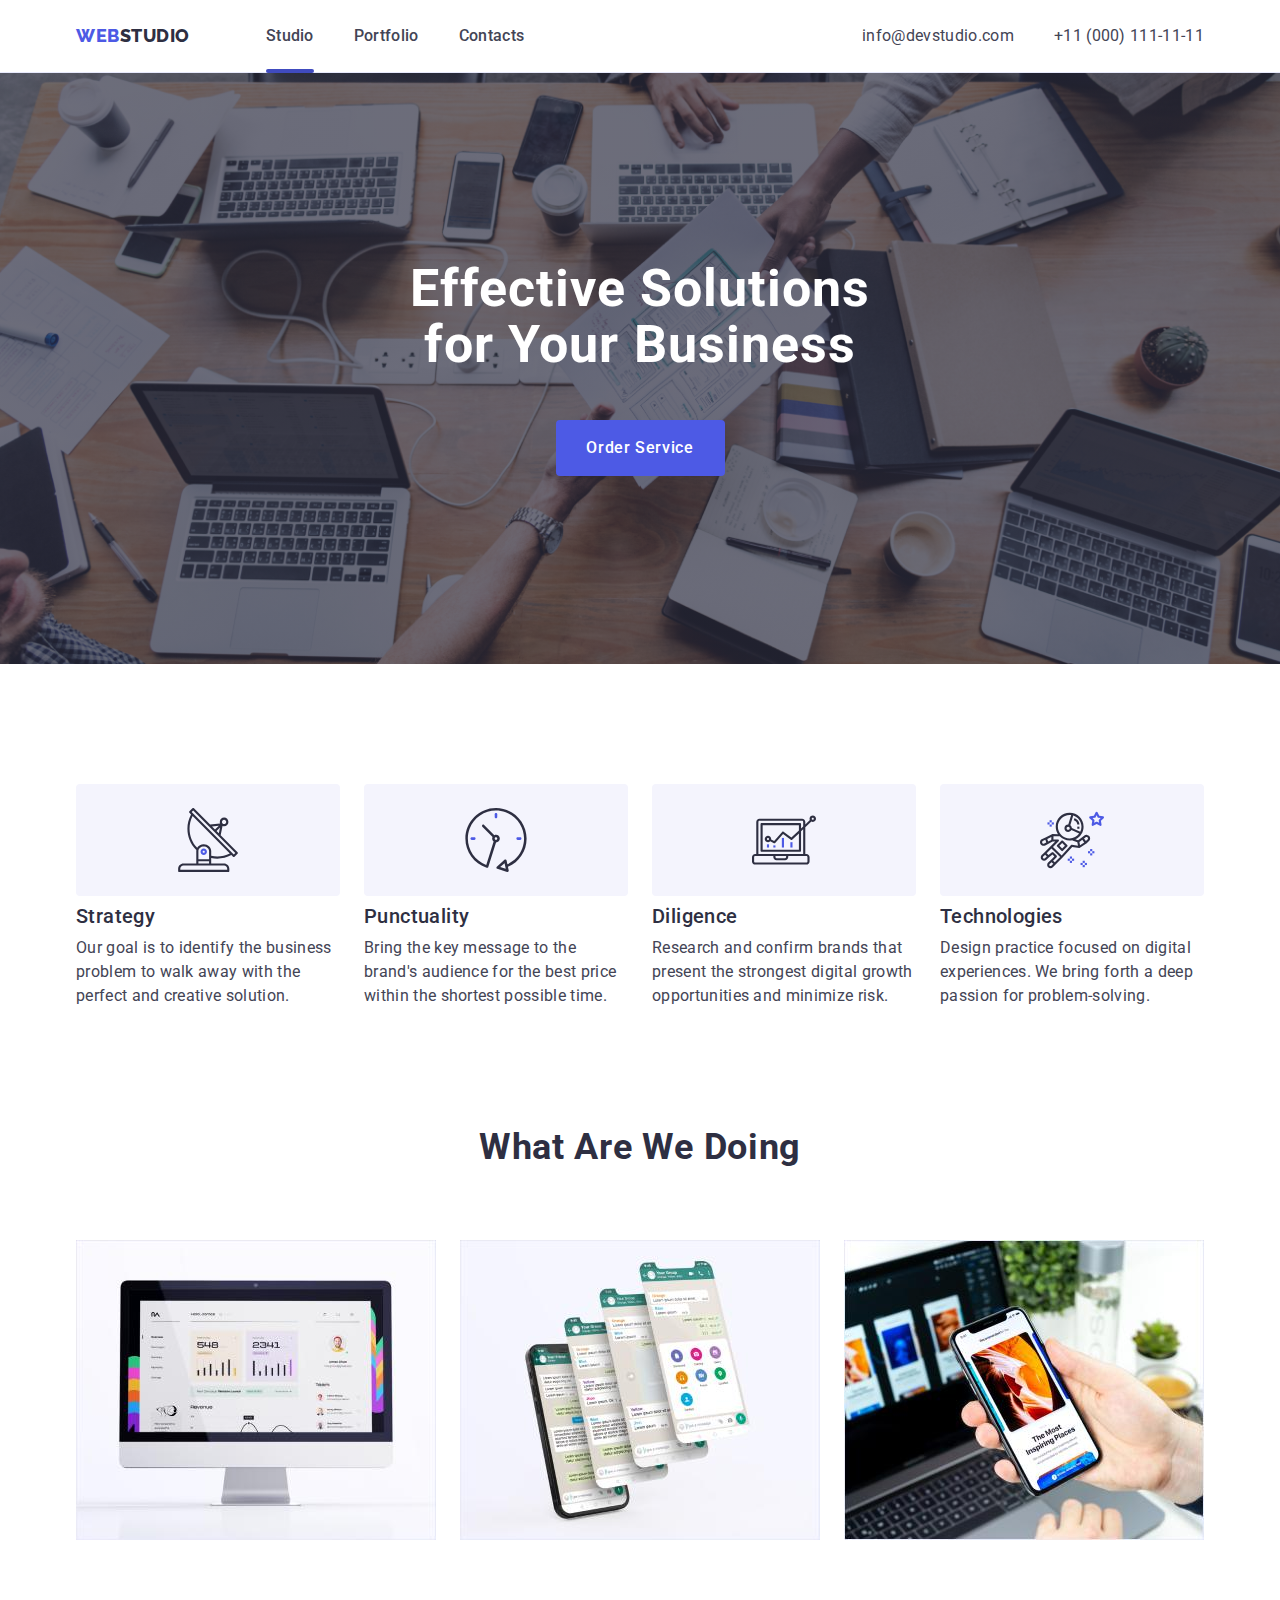
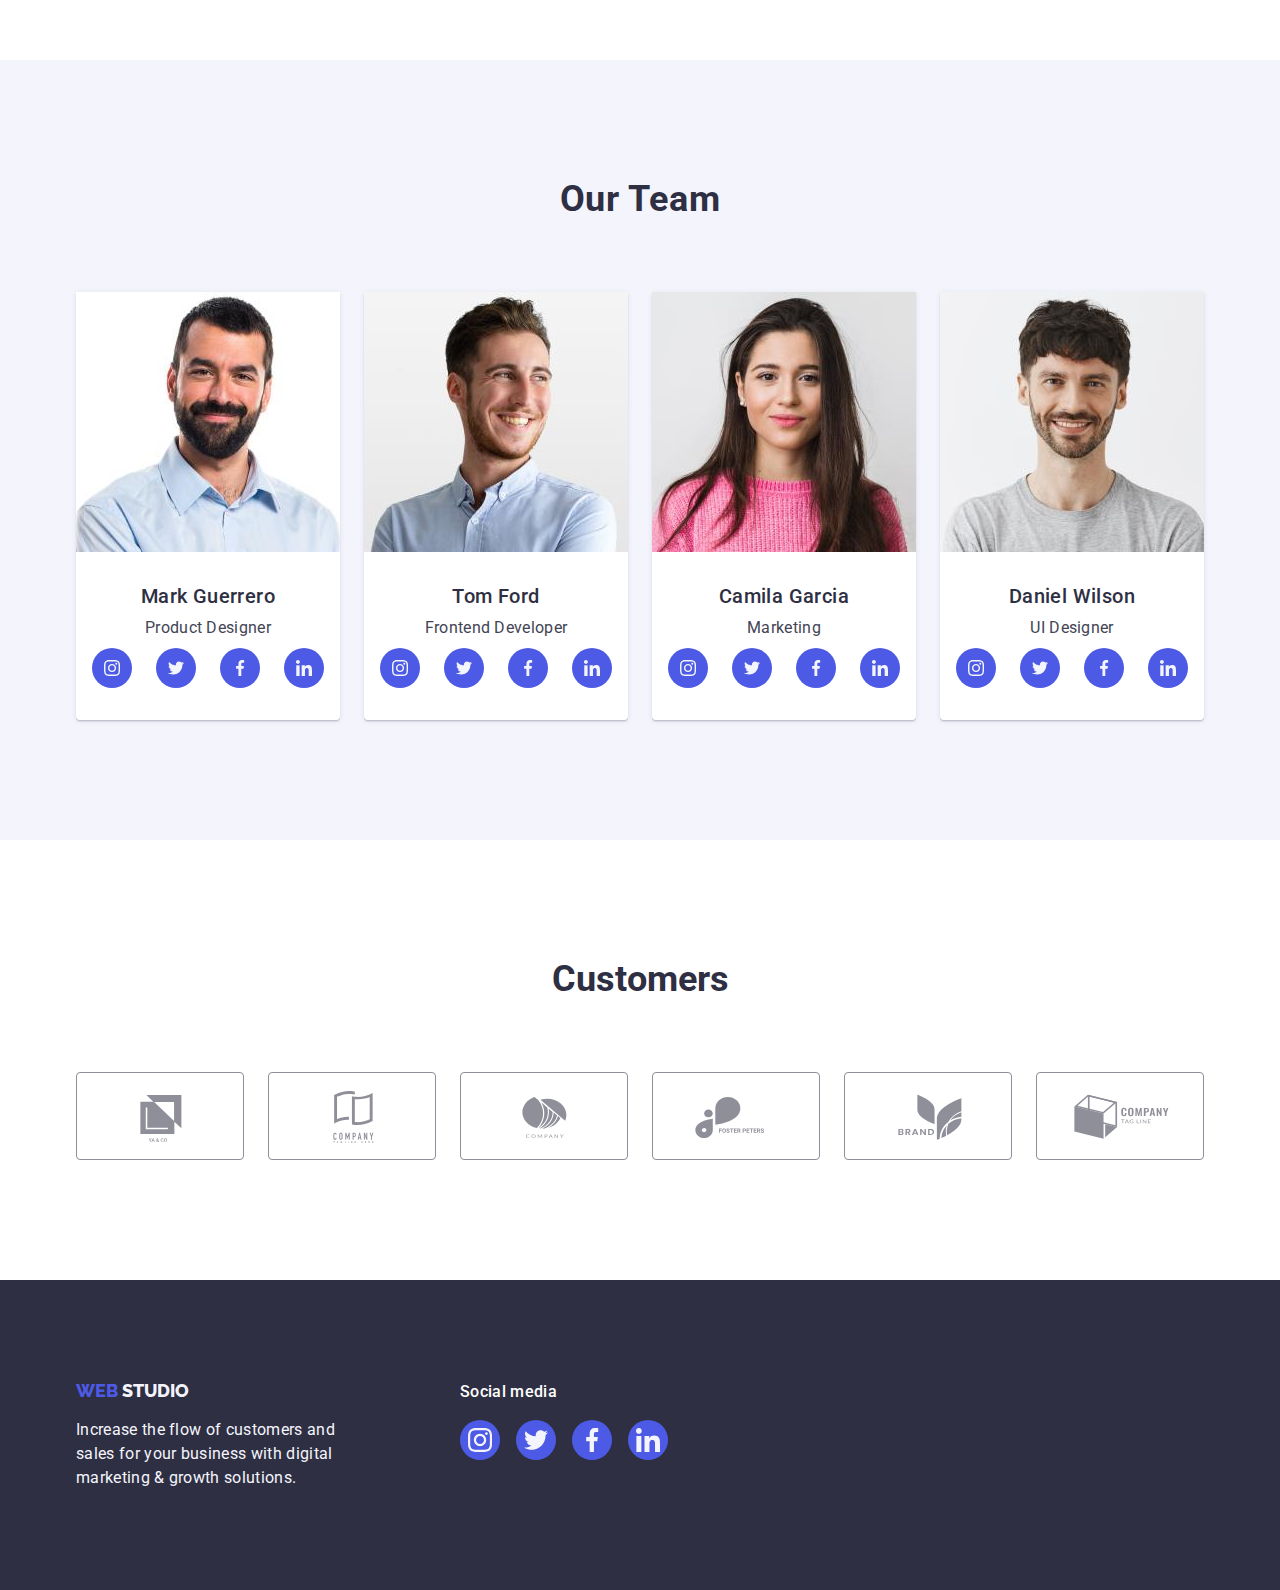
<file: index.html>
<!DOCTYPE html>
<html lang="en">
  <head>
    <meta charset="UTF-8" />
    <meta http-equiv="X-UA-Compatible" content="IE=edge" />
    <meta name="viewport" content="width=, initial-scale=1.0" />
    <title>WebStud</title>
    <link
      rel="stylesheet"
      href="https://cdnjs.cloudflare.com/ajax/libs/modern-normalize/2.0.0/modern-normalize.min.css"
    />
    <link rel="stylesheet" href="./css/styles.css" />
    <link rel="preconnect" href="https://fonts.googleapis.com" />
    <link rel="preconnect" href="https://fonts.gstatic.com" crossorigin />
    <link
      href="https://fonts.googleapis.com/css2?family=Raleway:wght@800&family=Roboto:wght@400;500;700&display=swap"
      rel="stylesheet"
    />
  </head>
  <body>
    <!-- Шапка сайта -->
    <header class="header">
      <div class="container heads">
        <nav class="navigat">
          <a class="web link" href="./index.html">
            WEB<span class="studio">STUDIO</span></a
          >
          <ul class="head list">
            <li>
              <a class="list-it link current" href="./index.html">Studio </a>
            </li>
            <li>
              <a class="list-it link" href="./portfolio.html">Portfolio </a>
            </li>
            <li><a class="list-it link" href="">Contacts </a></li>
          </ul>
        </nav>
        <address class="addss">
          <ul class="list">
            <li>
              <a class="address link" href="mailto:info@devstudio.com"
                >info@devstudio.com
              </a>
            </li>
            <li>
              <a class="address link" href="tel:+110001111111"
                >+11 (000) 111-11-11</a
              >
            </li>
          </ul>
        </address>
      </div>
    </header>

    <!-- main -->
    <main>
      <!-- Кнопка -->
      <section class="first-sec">
        <div class="container head-butt">
          <h1 class="header-first">
            Effective Solutions <br />
            for Your Business
          </h1>
          <button class="button-first" type="button" data-modal-open>
            Order Service
          </button>
        </div>
      </section>

      <!-- Наші принципи -->
      <section class="second-sec">
        <div class="container">
          <h2 class="header-sec visually-hidden">Our prin</h2>
          <ul class="second-li list">
            <li class="li-items">
              <div class="svg-icon">
                <svg class="svg-prinsp" width="64" height="64">
                  <use href="./images/icons.svg#icon-antenna-1"></use>
                </svg>
              </div>
              <h3 class="header-third">Strategy</h3>
              <p class="third-h">
                Our goal is to identify the business problem to walk away with
                the perfect and creative solution.
              </p>
            </li>
            <li class="li-items">
              <div class="svg-icon">
                <svg class="svg-prinsp" width="64" height="64">
                  <use href="./images/icons.svg#icon-clock-1"></use>
                </svg>
              </div>
              <h3 class="header-third">Punctuality</h3>
              <p class="third-h">
                Bring the key message to the brand's audience for the best price
                within the shortest possible time.
              </p>
            </li>
            <li class="li-items">
              <div class="svg-icon">
                <svg class="svg-prinsp" width="64" height="64">
                  <use href="./images/icons.svg#icon-diagram-1"></use>
                </svg>
              </div>
              <h3 class="header-third">Diligence</h3>
              <p class="third-h">
                Research and confirm brands that present the strongest digital
                growth opportunities and minimize risk.
              </p>
            </li>
            <li class="li-items">
              <div class="svg-icon">
                <svg class="svg-prinsp" width="64" height="64">
                  <use href="./images/icons.svg#icon-astronaut-1"></use>
                </svg>
              </div>
              <h3 class="header-third">Technologies</h3>
              <p class="third-h">
                Design practice focused on digital experiences. We bring forth a
                deep passion for problem-solving.
              </p>
            </li>
          </ul>
        </div>
      </section>

      <!-- Що ми робимо -->

      <section class="third-sec">
        <div class="container doing">
          <h2 class="header-four">What are we doing</h2>
          <ul class="third list">
            <li class="thidr-li-it">
              <img src="./images/ps.jpg" alt="Apps for pc" width="360" />
            </li>
            <li class="thidr-li-it">
              <img src="./images/app.jpg" alt="Apps" width="360" />
            </li>
            <li class="thidr-li-it">
              <img src="./images/phone.jpg" alt="Apps for phone" width="360" />
            </li>
          </ul>
        </div>
      </section>

      <!-- Наша команда -->
      <section class="team">
        <div class="container we-team">
          <h2 class="header-four">Our Team</h2>
          <ul class="team-ul list">
            <li class="four-list">
              <img
                src="./images/mark-guerrero.jpg"
                alt="Mark Guerrero"
                width="264"
              />
              <div class="name-posit">
                <h3 class="name">Mark Guerrero</h3>
                <p class="job">Product Designer</p>
                <ul class="worker-svg list">
                  <li class="list-svg">
                    <a href="" class="social-list-link">
                      <svg class="media-svg" width="16" height="16">
                        <use href="./images/icons.svg#icon-instagram-1"></use>
                      </svg>
                    </a>
                  </li>
                  <li class="list-svg">
                    <a href="" class="social-list-link">
                      <svg class="media-svg" width="16" height="16">
                        <use href="./images/icons.svg#icon-twitter-1"></use>
                      </svg>
                    </a>
                  </li>
                  <li class="list-svg">
                    <a href="" class="social-list-link">
                      <svg class="media-svg" width="16" height="16">
                        <use href="./images/icons.svg#icon-facebook-1"></use>
                      </svg>
                    </a>
                  </li>
                  <li class="list-svg">
                    <a href="" class="social-list-link">
                      <svg class="media-svg" width="16" height="16">
                        <use href="./images/icons.svg#icon-linkedin-1"></use>
                      </svg>
                    </a>
                  </li>
                </ul>
              </div>
            </li>
            <li class="four-list">
              <img src="./images/tom-ford.jpg" alt="Tom Ford" width="264" />
              <div class="name-posit">
                <h3 class="name">Tom Ford</h3>
                <p class="job">Frontend Developer</p>
                <ul class="worker-svg list">
                  <li class="list-svg">
                    <a href="" class="social-list-link">
                      <svg class="media-svg" width="16" height="16">
                        <use href="./images/icons.svg#icon-instagram-1"></use>
                      </svg>
                    </a>
                  </li>
                  <li class="list-svg">
                    <a href="" class="social-list-link">
                      <svg class="media-svg" width="16" height="16">
                        <use href="./images/icons.svg#icon-twitter-1"></use>
                      </svg>
                    </a>
                  </li>
                  <li class="list-svg">
                    <a href="" class="social-list-link">
                      <svg class="media-svg" width="16" height="16">
                        <use href="./images/icons.svg#icon-facebook-1"></use>
                      </svg>
                    </a>
                  </li>
                  <li class="list-svg">
                    <a href="" class="social-list-link">
                      <svg class="media-svg" width="16" height="16">
                        <use href="./images/icons.svg#icon-linkedin-1"></use>
                      </svg>
                    </a>
                  </li>
                </ul>
              </div>
            </li>
            <li class="four-list">
              <img
                src="./images/camila-garcia.jpg"
                alt="Camila Garcia"
                width="264"
              />

              <div class="name-posit">
                <h3 class="name">Camila Garcia</h3>
                <p class="job">Marketing</p>
                <ul class="worker-svg list">
                  <li class="list-svg">
                    <a href="" class="social-list-link">
                      <svg class="media-svg" width="16" height="16">
                        <use href="./images/icons.svg#icon-instagram-1"></use>
                      </svg>
                    </a>
                  </li>
                  <li class="list-svg">
                    <a href="" class="social-list-link">
                      <svg class="media-svg" width="16" height="16">
                        <use href="./images/icons.svg#icon-twitter-1"></use>
                      </svg>
                    </a>
                  </li>
                  <li class="list-svg">
                    <a href="" class="social-list-link">
                      <svg class="media-svg" width="16" height="16">
                        <use href="./images/icons.svg#icon-facebook-1"></use>
                      </svg>
                    </a>
                  </li>
                  <li class="list-svg">
                    <a href="" class="social-list-link">
                      <svg class="media-svg" width="16" height="16">
                        <use href="./images/icons.svg#icon-linkedin-1"></use>
                      </svg>
                    </a>
                  </li>
                </ul>
              </div>
            </li>

            <li class="four-list">
              <img
                src="./images/daniel-wilson.jpg"
                alt="Daniel Wilson"
                width="264"
              />
              <div class="name-posit">
                <h3 class="name">Daniel Wilson</h3>
                <p class="job">UI Designer</p>
                <ul class="worker-svg list">
                  <li class="list-svg">
                    <a href="" class="social-list-link">
                      <svg class="media-svg" width="16" height="16">
                        <use href="./images/icons.svg#icon-instagram-1"></use>
                      </svg>
                    </a>
                  </li>
                  <li class="list-svg">
                    <a href="" class="social-list-link">
                      <svg class="media-svg" width="16" height="16">
                        <use href="./images/icons.svg#icon-twitter-1"></use>
                      </svg>
                    </a>
                  </li>
                  <li class="list-svg">
                    <a href="" class="social-list-link">
                      <svg class="media-svg" width="16" height="16">
                        <use href="./images/icons.svg#icon-facebook-1"></use>
                      </svg>
                    </a>
                  </li>
                  <li class="list-svg">
                    <a href="" class="social-list-link">
                      <svg class="media-svg" width="16" height="16">
                        <use href="./images/icons.svg#icon-linkedin-1"></use>
                      </svg>
                    </a>
                  </li>
                </ul>
              </div>
            </li>
          </ul>
        </div>
      </section>

      <!-- New section -->
      <section class="customers-sect">
        <div class="new-cont container">
          <h2 class="header-customer">Customers</h2>
          <ul class="customs-list">
            <li class="custom-list list">
              <a class="custom-link link" href="">
                <svg class="customers-svg" width="104" height="56">
                  <use href="./images/icons.svg#icon-client1"></use>
                </svg>
              </a>
            </li>
            <li class="custom-list list">
              <a class="custom-link link" href="">
                <svg class="customers-svg" width="104" height="56">
                  <use href="./images/icons.svg#icon-client2"></use>
                </svg>
              </a>
            </li>
            <li class="custom-list list">
              <a class="custom-link link" href="">
                <svg class="customers-svg" width="104" height="56">
                  <use href="./images/icons.svg#icon-client3"></use>
                </svg>
              </a>
            </li>
            <li class="custom-list list">
              <a class="custom-link link" href="">
                <svg class="customers-svg" width="104" height="56">
                  <use href="./images/icons.svg#icon-client4"></use>
                </svg>
              </a>
            </li>
            <li class="custom-list list">
              <a class="custom-link link" href="">
                <svg class="customers-svg" width="104" height="56">
                  <use href="./images/icons.svg#icon-client5"></use>
                </svg>
              </a>
            </li>
            <li class="custom-list list">
              <a class="custom-link link" href="">
                <svg class="customers-svg" width="104" height="56">
                  <use href="./images/icons.svg#icon-client6"></use>
                </svg>
              </a>
            </li>
          </ul>
        </div>
      </section>
    </main>

    <!-- Низ -->
    <footer class="bott">
      <div class="container foot">
        <div class="foot-first-div">
          <a class="webs link" href="./index.html"
            >WEB <span class="studioi">STUDIO</span></a
          >
          <p class="boot-p">
            Increase the flow of customers and sales for your business with
            digital marketing & growth solutions.
          </p>
        </div>
        <div>
          <p class="sotial-header">Social media</p>
          <ul class="worker-svg-bottom list">
            <li class="list-svg">
              <a href="" class="social-list-links">
                <svg class="media-svg" width="24" height="24">
                  <use href="./images/icons.svg#icon-instagram-1"></use>
                </svg>
              </a>
            </li>
            <li class="list-svg">
              <a href="" class="social-list-links">
                <svg class="media-svg" width="24" height="24">
                  <use href="./images/icons.svg#icon-twitter-1"></use>
                </svg>
              </a>
            </li>
            <li class="list-svg">
              <a href="" class="social-list-links">
                <svg class="media-svg" width="24" height="24">
                  <use href="./images/icons.svg#icon-facebook-1"></use>
                </svg>
              </a>
            </li>
            <li class="list-svg">
              <a href="" class="social-list-links">
                <svg class="media-svg" width="24" height="24">
                  <use href="./images/icons.svg#icon-linkedin-1"></use>
                </svg>
              </a>
            </li>
          </ul>
        </div>
      </div>
    </footer>
    <!-- modal window -->
    <div class="backdrop is-hidden" data-modal>
      <div class="modal">
        <button type="button" class="modal-btn" data-modal-close>
          <svg class="modal-svg" width="8" height="8">
            <use href="./images/icons.svg#icon-cross"></use>
          </svg>
        </button>
      </div>
    </div>
    <script src="./js/modal.js"></script>
  </body>
</html>
</file>
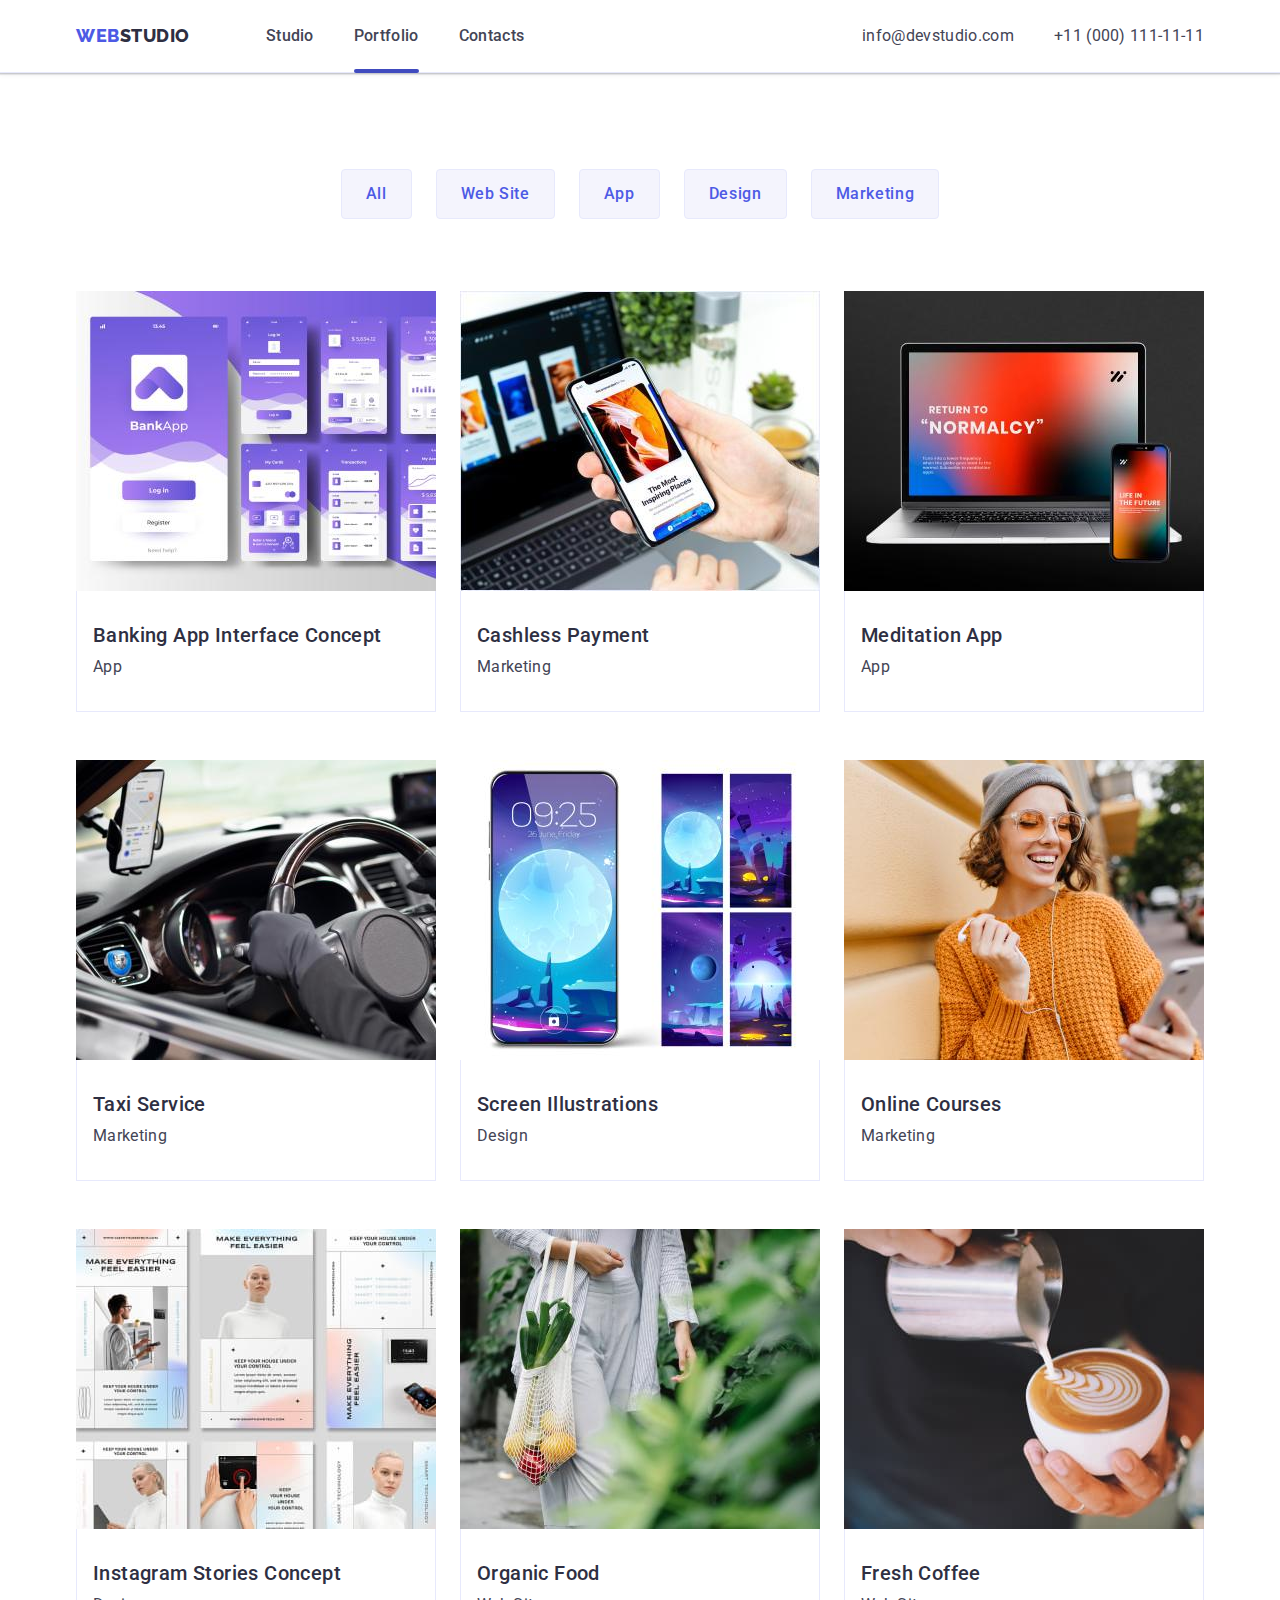
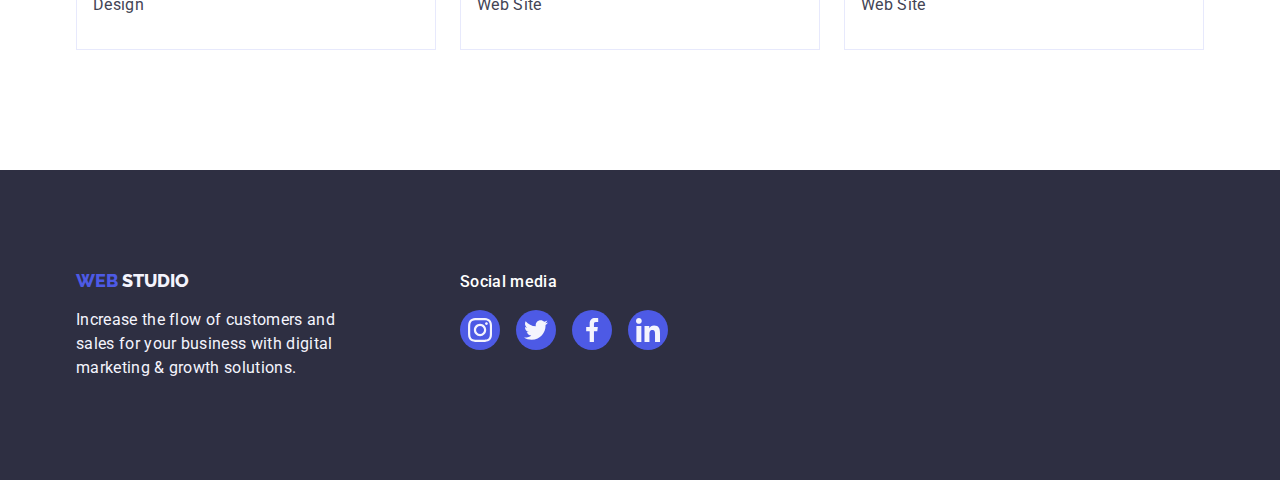
<file: portfolio.html>
<!DOCTYPE html>
<html lang="en">
  <head>
    <meta charset="UTF-8" />
    <meta http-equiv="X-UA-Compatible" content="IE=edge" />
    <meta name="viewport" content="width=device-width, initial-scale=1.0" />
    <title>Portfolio</title>
    <link
      rel="stylesheet"
      href="https://cdnjs.cloudflare.com/ajax/libs/modern-normalize/2.0.0/modern-normalize.min.css"
    />
    <link rel="preconnect" href="https://fonts.googleapis.com" />
    <link rel="preconnect" href="https://fonts.gstatic.com" crossorigin />
    <link
      href="https://fonts.googleapis.com/css2?family=Raleway:wght@400;500;700;800&family=Roboto:wght@400;500;700&display=swap"
      rel="stylesheet"
    />
    <link rel="stylesheet" href="./css/styles.css" />
  </head>
  <body>
    <!-- Шапка сайта -->
    <header class="header">
      <div class="container heads">
        <nav class="navigat">
          <a class="web link" href="./index.html">
            Web<span class="studio">Studio</span></a
          >
          <ul class="list">
            <li><a class="list-it link" href="./index.html">Studio </a></li>
            <li>
              <a class="list-it link current" href="./portfolio.html"
                >Portfolio
              </a>
            </li>
            <li><a class="list-it link" href="">Contacts </a></li>
          </ul>
        </nav>
        <address class="addss">
          <ul class="list">
            <li>
              <a class="address link" href="mailto:info@devstudio.com"
                >info@devstudio.com
              </a>
            </li>
            <li>
              <a class="address link" href="tel:+110001111111"
                >+11 (000) 111-11-11</a
              >
            </li>
          </ul>
        </address>
      </div>
    </header>
    <!-- Основна частина секція  -->
    <main>
      <section class="port-sec">
        <div class="container portf-cont">
          <h1 class="visually-hidden">Button List</h1>
          <ul class="buttonns list">
            <li><button class="button-portf" type="button">All</button></li>
            <li>
              <button class="button-portf" type="button">Web Site</button>
            </li>
            <li><button class="button-portf" type="button">App</button></li>
            <li><button class="button-portf" type="button">Design</button></li>
            <li>
              <button class="button-portf" type="button">Marketing</button>
            </li>
          </ul>

          <!-- СПИСОК ФОТО -->

          <ul class="photo list">
            <li class="photo-li">
              <a class="photo-list link" href="">
                <div class="posittion">
                  <img
                    src="./images/Banking-App-Interface-Concept.jpg"
                    alt="Banking App Interface Concept"
                  />
                  <p class="overlay">
                    14 Stylish and User-Friendly App Design Concepts · Task
                    Manager App · Calorie Tracker App · Exotic Fruit Ecommerce
                    App · Cloud Storage App
                  </p>
                </div>
                <div class="photo-a">
                  <h2 class="header-third-p">Banking App Interface Concept</h2>
                  <p class="third-h">App</p>
                </div></a
              >
            </li>
            <li class="photo-li">
              <a class="photo-list link" href="">
                <div class="posittion">
                  <img
                    src="./images/Cashless-Payment.jpg"
                    alt="Cashless Payment"
                  />
                  <p class="overlay">
                    14 Stylish and User-Friendly App Design Concepts · Task
                    Manager App · Calorie Tracker App · Exotic Fruit Ecommerce
                    App · Cloud Storage App
                  </p>
                </div>
                <div class="photo-a">
                  <h2 class="header-third-p">Cashless Payment</h2>
                  <p class="third-h">Marketing</p>
                </div></a
              >
            </li>
            <li class="photo-li">
              <a class="photo-list link" href="">
                <div class="posittion">
                  <img src="./images/Meditation-App.jpg" alt="Meditation App" />
                  <p class="overlay">
                    14 Stylish and User-Friendly App Design Concepts · Task
                    Manager App · Calorie Tracker App · Exotic Fruit Ecommerce
                    App · Cloud Storage App
                  </p>
                </div>
                <div class="photo-a">
                  <h2 class="header-third-p">Meditation App</h2>
                  <p class="third-h">App</p>
                </div></a
              >
            </li>
            <li class="photo-li">
              <a class="photo-list link" href="">
                <div class="posittion">
                  <img src="./images/Taxi-Service.jpg" alt="Taxi Service" />
                  <p class="overlay">
                    14 Stylish and User-Friendly App Design Concepts · Task
                    Manager App · Calorie Tracker App · Exotic Fruit Ecommerce
                    App · Cloud Storage App
                  </p>
                </div>
                <div class="photo-a">
                  <h2 class="header-third-p">Taxi Service</h2>
                  <p class="third-h">Marketing</p>
                </div></a
              >
            </li>
            <li class="photo-li">
              <a class="photo-list link" href="">
                <div class="posittion">
                  <img
                    src="./images/Screen-Illustrations.jpg"
                    alt="Screen Illustrations"
                  />
                  <p class="overlay">
                    14 Stylish and User-Friendly App Design Concepts · Task
                    Manager App · Calorie Tracker App · Exotic Fruit Ecommerce
                    App · Cloud Storage App
                  </p>
                </div>
                <div class="photo-a">
                  <h2 class="header-third-p">Screen Illustrations</h2>
                  <p class="third-h">Design</p>
                </div></a
              >
            </li>
            <li class="photo-li">
              <a class="photo-list link" href="">
                <div class="posittion">
                  <img src="./images/Online-Courses.jpg" alt="Online Courses" />
                  <p class="overlay">
                    14 Stylish and User-Friendly App Design Concepts · Task
                    Manager App · Calorie Tracker App · Exotic Fruit Ecommerce
                    App · Cloud Storage App
                  </p>
                </div>
                <div class="photo-a">
                  <h2 class="header-third-p">Online Courses</h2>
                  <p class="third-h">Marketing</p>
                </div></a
              >
            </li>
            <li class="photo-li">
              <a class="photo-list link" href="">
                <div class="posittion">
                  <img
                    src="./images/Instagram-Stories-Concept.jpg"
                    alt="Instagram Stories Concept"
                  />
                  <p class="overlay">
                    14 Stylish and User-Friendly App Design Concepts · Task
                    Manager App · Calorie Tracker App · Exotic Fruit Ecommerce
                    App · Cloud Storage App
                  </p>
                </div>
                <div class="photo-a">
                  <h2 class="header-third-p">Instagram Stories Concept</h2>
                  <p class="third-h">Design</p>
                </div></a
              >
            </li>
            <li class="photo-li">
              <a class="photo-list link" href="">
                <div class="posittion">
                  <img src="./images/Organic-Food.jpg" alt="Organic Food" />
                  <p class="overlay">
                    14 Stylish and User-Friendly App Design Concepts · Task
                    Manager App · Calorie Tracker App · Exotic Fruit Ecommerce
                    App · Cloud Storage App
                  </p>
                </div>
                <div class="photo-a">
                  <h2 class="header-third-p">Organic Food</h2>
                  <p class="third-h">Web Site</p>
                </div></a
              >
            </li>
            <li class="photo-li">
              <a class="photo-list link" href="">
                <div class="posittion">
                  <img src="./images/Fresh-Coffee.jpg" alt="Fresh Coffee" />
                  <p class="overlay">
                    14 Stylish and User-Friendly App Design Concepts · Task
                    Manager App · Calorie Tracker App · Exotic Fruit Ecommerce
                    App · Cloud Storage App
                  </p>
                </div>
                <div class="photo-a">
                  <h2 class="header-third-p">Fresh Coffee</h2>
                  <p class="third-h">Web Site</p>
                </div></a
              >
            </li>
          </ul>
        </div>
      </section>
    </main>

    <!-- низ сайту -->
    <footer class="bott">
      <div class="container foot">
        <div class="foot-first-div">
          <a class="webs link" href="./index.html"
            >WEB <span class="studioi">STUDIO</span></a
          >
          <p class="boot-p">
            Increase the flow of customers and sales for your business with
            digital marketing & growth solutions.
          </p>
        </div>
        <div>
          <p class="sotial-header">Social media</p>
          <ul class="worker-svg-bottom list">
            <li class="list-svg">
              <a href="" class="social-list-links">
                <svg class="media-svg" width="24" height="24">
                  <use href="./images/icons.svg#icon-instagram-1"></use>
                </svg>
              </a>
            </li>
            <li class="list-svg">
              <a href="" class="social-list-links">
                <svg class="media-svg" width="24" height="24">
                  <use href="./images/icons.svg#icon-twitter-1"></use>
                </svg>
              </a>
            </li>
            <li class="list-svg">
              <a href="" class="social-list-links">
                <svg class="media-svg" width="24" height="24">
                  <use href="./images/icons.svg#icon-facebook-1"></use>
                </svg>
              </a>
            </li>
            <li class="list-svg">
              <a href="" class="social-list-links">
                <svg class="media-svg" width="24" height="24">
                  <use href="./images/icons.svg#icon-linkedin-1"></use>
                </svg>
              </a>
            </li>
          </ul>
        </div>
      </div>
    </footer>
  </body>
</html>
</file>
<file: css/styles.css>
/* змінні */

:root {
  --text-color: #434455;
  --backgr-color: #ffffff;
  --t-color--: #4d5ae5;
  --color--: #2e2f42;
  --too-color--: #f4f4fd;
  --next-color--: #404bbf;
  --butt-color--: #e7e9fc;
  --new-color--: #8e8f99;
}
body {
  font-family: "Roboto", sans-serif;
  color: var(--text-color);
  background-color: var(--backgr-color);
}
* {
  box-sizing: border-box;
  list-style: none;
}
h1,
h2,
h3,
h4,
h5,
h6,
p {
  margin: 0;
}
ol,
ul {
  margin: 0;
  padding: 0;
}
img {
  display: block;
}
.container {
  width: 1158px;
  padding-left: 15px;
  padding-right: 15px;
  margin: 0 auto;
}
/* шапка сайта */

.header {
  border-bottom: 1px solid #e7e9fc;
  box-shadow: 0px 2px 1px rgba(46, 47, 66, 0.08),
    0px 1px 1px rgba(46, 47, 66, 0.16), 0px 1px 6px rgba(46, 47, 66, 0.08);
}
.heads {
  align-items: center;
  padding: 0 15px;
  display: flex;
}
.navigat {
  display: flex;
  align-items: center;
}
.link {
  text-decoration: none;
}
.web {
  display: inline-block;
  letter-spacing: 0.03em;
  text-transform: uppercase;
  color: var(--t-color--);
  text-decoration: none;
  line-height: 1.17;
  margin-right: 76px;
  font-family: "Raleway";
  font-style: normal;
  font-weight: 800;
  font-size: 18px;
}
.studio {
  color: var(--color--);
}
.head {
  gap: 40px;
  display: flex;
}
.list {
  list-style: none;
  gap: 40px;
  display: flex;
}
.list-it:hover,
.list-it:focus {
  color: var(--next-color--);
}
.list-it {
  display: flex;
  font-weight: 500;
  font-size: 16px;
  line-height: 1.5;
  letter-spacing: 0.02em;
  color: var(--text-color);
  padding: 24px 0;
  position: relative;
  transition: color 250ms cubic-bezier(0.4, 0, 0.2, 1);
}
.current::after {
  content: "";
  position: absolute;
  left: 0;
  bottom: -1px;
  height: 4px;
  width: 100%;
  background-color: #404bbf;
  border-radius: 2px;
}
.addss {
  font-style: normal;
  margin-left: auto;
}
.address:hover,
.address:focus {
  color: #404bbf;
}
.address {
  text-decoration: none;
  font-weight: 400;
  font-size: 16px;
  line-height: 1.5;
  letter-spacing: 0.02em;
  color: var(--text-color);
  transition: color 250ms cubic-bezier(0.4, 0, 0.2, 1);
}

/* кнопка */

.first-sec {
  background-color: var(--t-color--);
  background-image: linear-gradient(
      rgba(46, 47, 66, 0.7),
      rgba(46, 47, 66, 0.7)
    ),
    url(../images/people-office.jpg);
  padding: 188px 0;
  max-width: 1440px;
  background-size: cover;
  background-repeat: no-repeat;
  background-position: center;
  margin: 0 auto;
}
.head-butt {
  display: flex;
  flex-direction: column;
}
.header-first {
  padding: 0 auto;
  max-width: 496px;
  color: var(--backgr-color);
  font-size: 52px;
  line-height: 1.07;
  letter-spacing: 0.02em;
  text-align: center;
  margin-left: auto;
  margin-right: auto;
  margin-bottom: 48px;
}
.button-first:hover,
.button-first:focus {
  background-color: var(--next-color--);
}
.button-first {
  font-family: inherit;
  background-color: var(--t-color--);
  color: var(--backgr-color);
  font-weight: 500;
  font-size: 16px;
  letter-spacing: 0.04em;
  line-height: 1.5;
  cursor: pointer;
  min-width: 169px;
  height: 56px;
  border: none;
  border-radius: 4px;
  margin-left: auto;
  margin-right: auto;
  transition: background-color 250ms cubic-bezier(0.4, 0, 0.2, 1);
}

/* наші принципи */

.second-li {
  gap: 24px;
}
.second-sec {
  padding: 120px 0;
}
.li-items {
  width: calc((100% - 72px) / 4);
}
.svg-icon {
  display: flex;
  justify-content: center;
  align-items: center;
  height: 112px;
  background-color: #f4f4fd;
  border-radius: 4px;
  margin-bottom: 8px;
}
.svg-prinsp {
}
.last {
  margin-right: 0;
}
.header-sec {
  visibility: hidden;
}
.header-third {
  color: var(--color--);
  font-size: 20px;
  line-height: 1.2;
  letter-spacing: 0.02em;
  margin-bottom: 8px;
  font-weight: 500;
}
.third-h {
  font-size: 16px;
  line-height: 1.5;
  letter-spacing: 0.02em;
  color: var(--text-color);
}

/* що ми робимо */

.third-sec {
  padding-bottom: 120px;
}
.doing {
  display: block;
  flex-direction: column;
}
.header-four {
  font-size: 36px;
  line-height: 1.11;
  letter-spacing: 0.02em;
  text-transform: capitalize;
  color: var(--color--);
  text-align: center;
  margin-bottom: 72px;
}
.third {
  gap: 24px;
  align-items: center;
}
.thidr-li-it {
  width: calc((100% - 48px) / 3);
}
/* наша команда */

.team {
  background-color: var(--too-color--);
  padding: 120px 0;
}
.we-team {
  flex-direction: column;
}
.team-ul {
  gap: 24px;
}
.four-list {
  background-color: var(--backgr-color);
  width: calc((100% - 72px) / 4);
  border-radius: 0px 0px 4px 4px;
  box-shadow: 0px 1px 6px rgba(46, 47, 66, 0.08),
    0px 1px 1px rgba(46, 47, 66, 0.16), 0px 2px 1px rgba(46, 47, 66, 0.08);
}
.name {
  font-size: 20px;
  line-height: 1.2;
  text-align: center;
  letter-spacing: 0.02em;
  color: var(--color--);
  background-color: var(--backgr-color);
  margin-bottom: 8px;
  font-weight: 500;
}
.job {
  font-size: 16px;
  line-height: 1.5;
  color: var(--text-color);
  background-color: var(--backgr-color);
  letter-spacing: 0.02em;
  text-align: center;
  margin-bottom: 8px;
}
.worker-svg {
  gap: 24px;
  width: 232px;
  justify-content: center;
}

.social-list-link:hover,
.social-list-link:focus {
  background-color: #404bbf;
}
.social-list-link {
  display: flex;
  align-items: center;
  justify-content: center;
  width: 100%;
  height: 100%;
  background-color: var(--t-color--);
  border-radius: 50%;
  transition: background-color 250ms cubic-bezier(0.4, 0, 0.2, 1);
}
.media-svg {
  fill: var(--too-color--);
}
.name-posit {
  padding: 32px 16px;
}

/* new section */

.customers-sect {
  padding-top: 120px;
  padding-bottom: 120px;
}
.new-cont {
  display: block;
}
.header-customer {
  margin-bottom: 72px;
  font-size: 36px;
  line-height: 1.11;
  color: var(--color--);
  text-align: center;
}
.customs-list {
  display: flex;
  gap: 24px;
  align-items: center;
  justify-content: center;
}
.custom-link {
  width: 100%;
  height: 100%;
  border: 1px solid #8e8f99;
  border-radius: 4px;
  display: flex;
  align-items: center;
  justify-content: center;
  color: var(--new-color--);
  transition: border-color 250ms cubic-bezier(0.4, 0, 0.2, 1),
    color 250ms cubic-bezier(0.4, 0, 0.2, 1);
}
.custom-list {
  width: calc((100% - 120px) / 6);
  height: 88px;
}

.custom-link:hover {
  border-color: #404bbf;
  color: #404bbf;
}
.custom-link:focus {
  border-color: #404bbf;
  color: #404bbf;
}
.customers-svg {
  fill: currentColor;
}

/*  низ*/

.bott {
  background-color: var(--color--);
  padding: 100px 0;
}
.foot {
  display: flex;
  align-items: baseline;
}
.foot-first-div {
  margin-right: 120px;
}
.webs {
  text-transform: uppercase;
  color: var(--t-color--);
  display: inline-block;
  margin-bottom: 16px;
  font-family: "Raleway";
  font-style: normal;
  font-weight: 800;
  font-size: 18px;
}
.boot-p {
  color: var(--too-color--);
  font-weight: 400;
  font-size: 16px;
  line-height: 1.5;
  letter-spacing: 0.02em;
  max-width: 264px;
}
.sotial-header {
  color: #ffffff;
  font-family: "Roboto";
  font-size: 16px;
  margin-bottom: 16px;
  font-weight: 500;
  line-height: 1.5;
  letter-spacing: 0.02em;
}
.social-list-links:focus,
.social-list-links:hover {
  background-color: #31d0aa;
}
.social-list-links {
  width: 100%;
  height: 100%;
  background-color: var(--t-color--);
  border-radius: 50%;
  display: flex;
  align-items: center;
  justify-content: center;
  transition: background-color 250ms cubic-bezier(0.4, 0, 0.2, 1);
}
.worker-svg-bottom {
  gap: 16px;
}
.list-svg {
  width: 40px;
  height: 40px;
}
.studioi {
  color: var(--too-color--);
}

/* portfolio */
/* основна частина */

.port-sec {
  padding-top: 96px;
  padding-bottom: 120px;
}
.posittion {
  position: relative;
  overflow: hidden;
}
.overlay {
  position: absolute;
  top: 0;
  left: 0;
  width: 100%;
  height: 100%;
  background-color: var(--t-color--);
  overflow: auto;
  size: 16px;
  letter-spacing: 0.02em;
  line-height: 1.5;
  transform: translateY(100%);
  transition: transform 250ms cubic-bezier(0.4, 0, 0.2, 1);
  color: var(--too-color--);
  padding: 40px 32px;
}
.portf-cont {
  flex-direction: column;
}
.button-portf:hover,
.button-portf:focus {
  box-shadow: 0px 3px 1px rgba(0, 0, 0, 0.1), 0px 2px 1px rgba(0, 0, 0, 0.08),
    0px 2px 2px rgba(0, 0, 0, 0.12);
}
.button-portf {
  font-family: inherit;
  font-weight: 500;
  font-size: 16px;
  line-height: 1.5;
  letter-spacing: 0.04em;
  color: var(--t-color--);
  background-color: var(--too-color--);
  cursor: pointer;
  transition: color 250ms cubic-bezier(0.4, 0, 0.2, 1),
    background-color 250ms cubic-bezier(0.4, 0, 0.2, 1),
    border-color 250ms cubic-bezier(0.4, 0, 0.2, 1),
    box-shadow 250ms cubic-bezier(0.4, 0, 0.2, 1);
}
.photo {
  flex-wrap: wrap;
  column-gap: 24px;
  row-gap: 48px;
  display: flex;
}
.photo-li {
  width: calc((100% - 48px) / 3);
  flex-wrap: wrap;
}
.photo-list:hover .overlay {
  transform: translateY(0);
}
.photo-list:focus .overlay {
  transform: translateY(0);
}

.photo-list:hover,
.photo-list:focus {
  box-shadow: 0px 1px 6px rgba(46, 47, 66, 0.08),
    0px 1px 1px rgba(46, 47, 66, 0.16), 0px 2px 1px rgba(46, 47, 66, 0.08);
}
.photo-list {
  display: block;
  transition: box-shadow 250ms cubic-bezier(0.4, 0, 0.2, 1);
}
.photo-a {
  padding: 32px 16px;
  border: 1px solid var(--butt-color--);
  border-top: none;
}
.header-third-p {
  color: var(--color--);
  font-size: 20px;
  line-height: 1.2;
  letter-spacing: 0.02em;
  margin-bottom: 8px;
  font-weight: 500;
}
.button-portf:hover,
.button-portf:focus {
  color: var(--backgr-color);
  background-color: var(--next-color--);
  border: 1px solid transparent;
}
.buttonns {
  display: flex;
  justify-content: center;
  gap: 24px;
  margin-bottom: 72px;
  flex-wrap: wrap;
}
.button-portf {
  padding: 12px 24px;
  border-radius: 4px;
  border: 1px solid var(--butt-color--);
}
.visually-hidden {
  position: absolute;
  width: 1px;
  height: 1px;
  margin: -1px;
  border: 0;
  padding: 0;
  white-space: nowrap;
  clip-path: inset(100%);
  clip: rect(0 0 0 0);
  overflow: hidden;
}
/* modal window */

.backdrop {
  z-index: 100;
  position: fixed;
  top: 0;
  left: 0;
  width: 100%;
  height: 100%;
  background-color: rgba(46, 47, 66, 0.4);
  transition: opacity 250ms cubic-bezier(0.4, 0, 0.2, 1),
    visibility 250ms cubic-bezier(0.4, 0, 0.2, 1);
}
.modal {
  width: 408px;
  height: 584px;
  background-color: rgba(252, 252, 252, 1);
  position: absolute;
  top: 50%;
  left: 50%;
  transform: translate(-50%, -50%);
  background: #fcfcfc;
  box-shadow: 0px 1px 1px rgba(0, 0, 0, 0.14), 0px 1px 3px rgba(0, 0, 0, 0.12),
    0px 2px 1px rgba(0, 0, 0, 0.2);
  border-radius: 4px;
  transition: transform 250ms cubic-bezier(0.4, 0, 0.2, 1);
  min-height: 584px;
}
.modal-btn {
  position: absolute;
  top: 24px;
  right: 24px;
  height: 24px;
  width: 24px;
  border-radius: 50%;
  display: flex;
  align-items: center;
  justify-content: center;
  background-color: #e7e9fc;
  border: 1px solid rgba(0, 0, 0, 0.1);
  padding: 0;
  cursor: pointer;
  transition: background-color 250ms cubic-bezier(0.4, 0, 0.2, 1),
    border 250ms cubic-bezier(0.4, 0, 0.2, 1);
  padding: 0 auto;
}
.modal-btn:hover,
.modal-btn:focus {
  background-color: #404bbf;
  border: none;
}

.modal-btn:hover .modal-svg,
.modal-btn:focus .modal-svg {
  fill: #ffffff;
}
.modal-svg {
  transition: fill 250ms cubic-bezier(0.4, 0, 0.2, 1);
}
.backdrop.is-hidden {
  opacity: 0;
  visibility: hidden;
  pointer-events: none;
}
</file>
